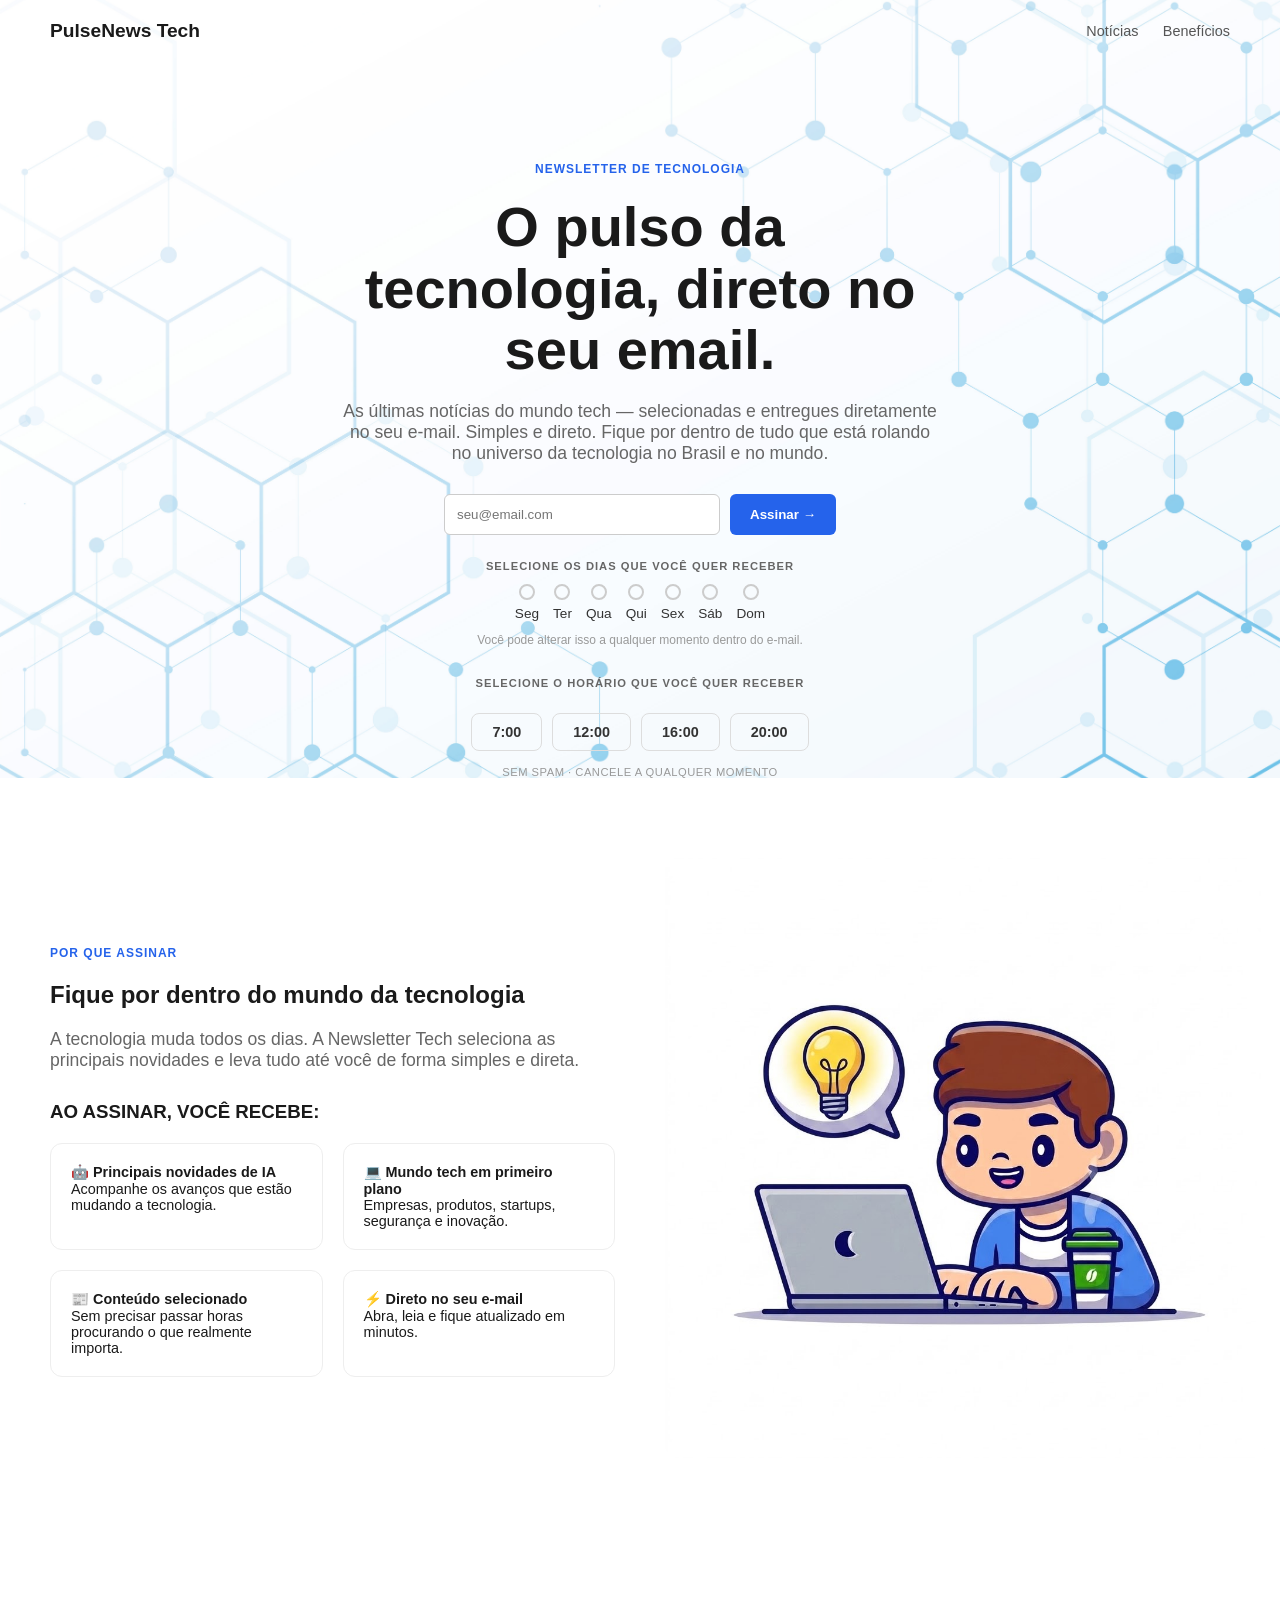
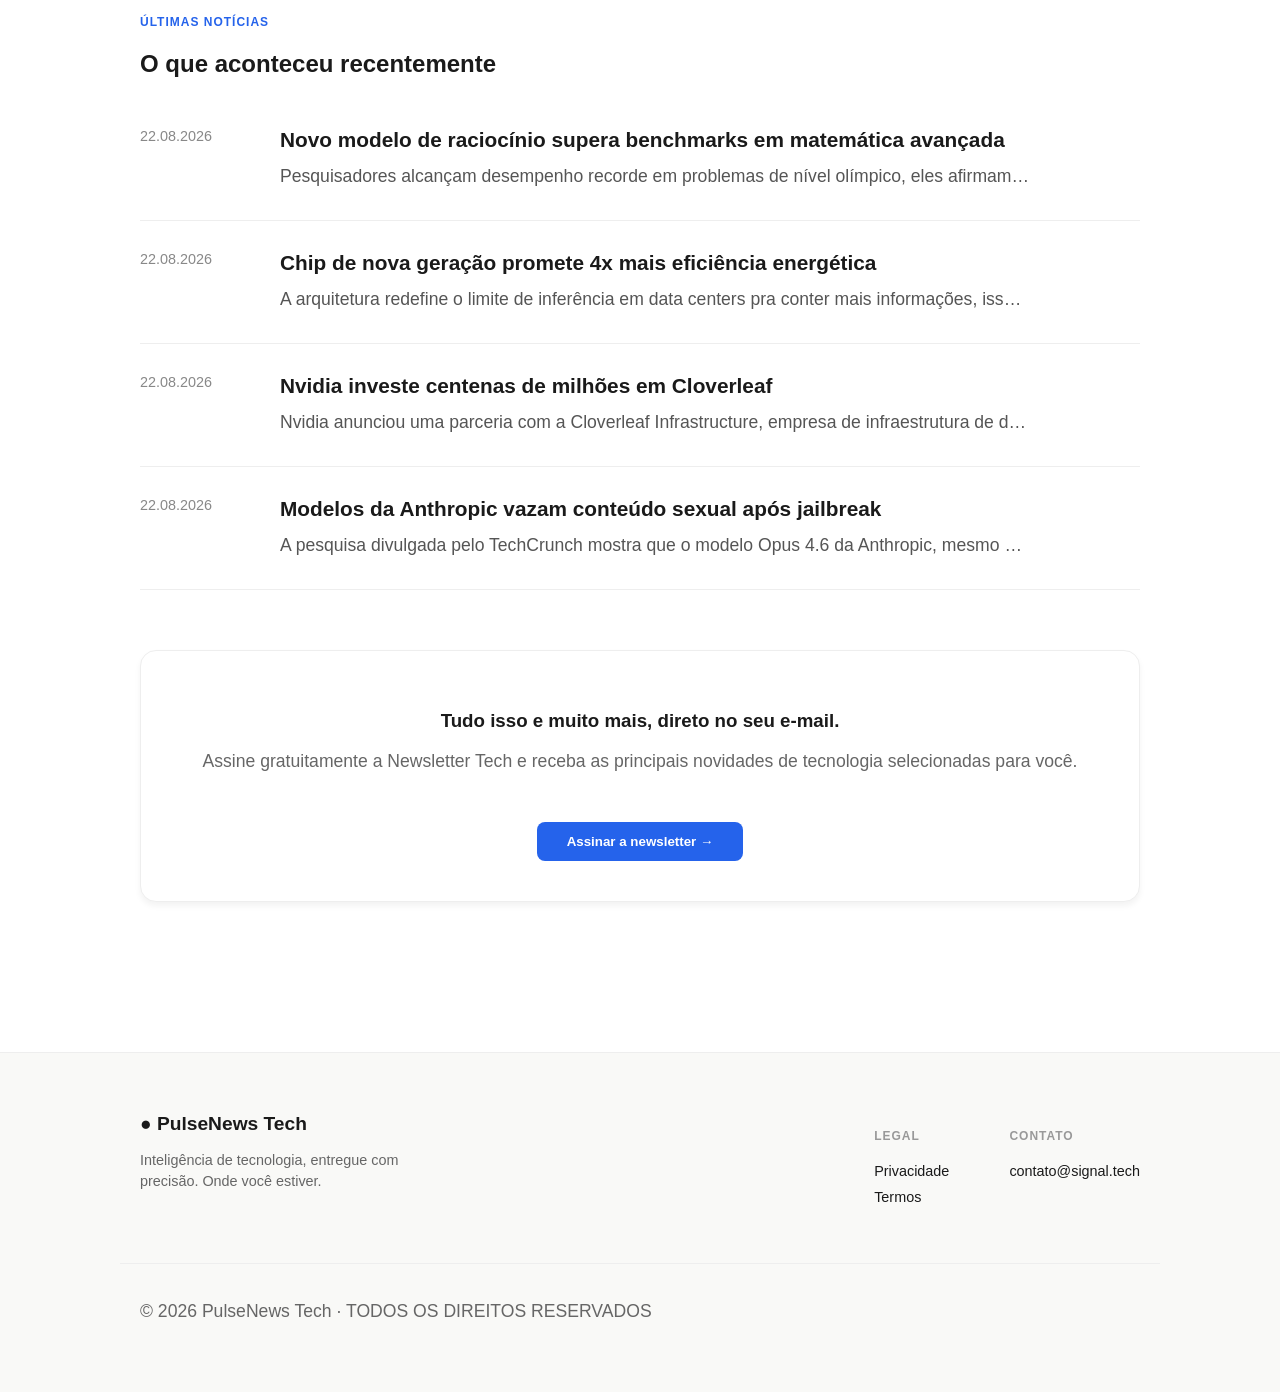
<file: index.html>
<!DOCTYPE html>
<html lang="pt-br">
<head>
    <meta charset="UTF-8">
    <meta name="viewport" content="width=device-width, initial-scale=1.0">
    <title>SIGNAL - Newsletter</title>
    <link rel="stylesheet" href="index.css">
</head>
<body>
    <header>
        <div class="logo">PulseNews Tech</div>
        <nav>
            <a href="#noticias">Notícias</a>
            <a href="#beneficios">Benefícios</a>
        </nav>
    </header>

    <main class="main-content">
        <div class="label">NEWSLETTER DE TECNOLOGIA</div>
        <h1>O pulso da tecnologia, direto no seu email.</h1>
        <p>As últimas notícias do mundo tech 
            — selecionadas e entregues diretamente no 
            seu e-mail. Simples e direto. 
            Fique por dentro de tudo que está rolando no universo da 
            tecnologia no Brasil e no mundo.</p>
        
<form id="newsletterForm">
    <input type="email" id="emailInput" placeholder="seu@email.com" required>
    <button type="submit">Assinar →</button>
</form>

<div class="days-selector">
    <span class="days-label">SELECIONE OS DIAS QUE VOCÊ QUER RECEBER</span>
    <div class="days-row">
        <div class="days-options">
            <label class="day-checkbox">
                <input type="checkbox" name="dias" value="seg">
                <span class="day-circle"></span>
                <span class="day-name">Seg</span>
            </label>
            <label class="day-checkbox">
                <input type="checkbox" name="dias" value="ter">
                <span class="day-circle"></span>
                <span class="day-name">Ter</span>
            </label>
            <label class="day-checkbox">
                <input type="checkbox" name="dias" value="qua">
                <span class="day-circle"></span>
                <span class="day-name">Qua</span>
            </label>
            <label class="day-checkbox">
                <input type="checkbox" name="dias" value="qui">
                <span class="day-circle"></span>
                <span class="day-name">Qui</span>
            </label>
            <label class="day-checkbox">
                <input type="checkbox" name="dias" value="sex">
                <span class="day-circle"></span>
                <span class="day-name">Sex</span>
            </label>
            <label class="day-checkbox">
                <input type="checkbox" name="dias" value="sab">
                <span class="day-circle"></span>
                <span class="day-name">Sáb</span>
            </label>
            <label class="day-checkbox">
                <input type="checkbox" name="dias" value="dom">
                <span class="day-circle"></span>
                <span class="day-name">Dom</span>
            </label>
        </div>

        <div class="days-warning" id="daysWarning">
            Você vai receber as notícias apenas nos dias selecionados. Não enviamos resumo dos outros dias.
        </div>
    </div>

    <div class="days-hint">Você pode alterar isso a qualquer momento dentro do e-mail.</div>

<div class="time-selector">
    <span class="days-label">SELECIONE O HORÁRIO QUE VOCÊ QUER RECEBER</span>
    <div class="time-row">
        <div class="time-options">
    <label class="time-option">
        <input type="radio" name="horario" value="07:00">
        <span class="time-pill">7:00</span>
    </label>
    <label class="time-option">
        <input type="radio" name="horario" value="12:00">
        <span class="time-pill">12:00</span>
    </label>
    <label class="time-option">
        <input type="radio" name="horario" value="16:00">
        <span class="time-pill">16:00</span>
    </label>
    <label class="time-option">
        <input type="radio" name="horario" value="20:00">
        <span class="time-pill">20:00</span>
    </label>
</div>

        <div class="time-warning" id="timeWarning">
            Será o horário de envio das notícias das últimas 24h, contando a partir do horário selecionado.
        </div>
    </div>
</div>
</div>

<div class="footer-text">SEM SPAM · CANCELE A QUALQUER MOMENTO</div>
    </main>

    <section id="beneficios">
  <!-- conteúdo da seção de notícias -->
</section>

    <section class="benefits-section">
    <div class="benefits-text">
        <span class="label">POR QUE ASSINAR</span>
        <h2>Fique por dentro do mundo da tecnologia</h2>
        <p>A tecnologia muda todos os dias. A Newsletter Tech seleciona as principais novidades e leva tudo até você de forma simples e direta.</p>
        
        <h3>AO ASSINAR, VOCÊ RECEBE:</h3>
        <div class="grid-cards">
            <div class="card">🤖 <strong>Principais novidades de IA</strong><br>Acompanhe os avanços que estão mudando a tecnologia.</div>
            <div class="card">💻 <strong>Mundo tech em primeiro plano</strong><br>Empresas, produtos, startups, segurança e inovação.</div>
            <div class="card">📰 <strong>Conteúdo selecionado</strong><br>Sem precisar passar horas procurando o que realmente importa.</div>
            <div class="card">⚡ <strong>Direto no seu e-mail</strong><br>Abra, leia e fique atualizado em minutos.</div>
        </div>
    </div>
    <div class="benefits-image">
        <img src="imagens/nova.jpg" alt="Ilustração">
    </div>
</section>

<section id="noticias">
  <!-- conteúdo da seção de notícias -->
</section>

<section class="news-section">
    <span class="label">ÚLTIMAS NOTÍCIAS</span>
    <h2>O que aconteceu recentemente</h2>

    <div class="news-list">
        <div class="news-item">
            <span class="date">22.08.2026</span>
            <div>
                <strong>Novo modelo de raciocínio supera benchmarks em matemática avançada</strong>
                <p>Pesquisadores alcançam desempenho recorde em problemas de nível olímpico, 
                    eles afirmam que isso pode influenciar nas ideias e que...</p>
            </div>
        </div>
        <!-- Repita o bloco .news-item para as outras notícias -->
        <div class="news-item">
            <span class="date">22.08.2026</span>
            <div>
                <strong>Chip de nova geração promete 4x mais eficiência energética</strong>
                <p>A arquitetura redefine o limite de inferência em data centers pra conter mais
                    informações, isso significa que talvez não era o que os cientistas esp...
                </p>
            </div>
        </div>
        <div class="news-item">
            <span class="date">22.08.2026</span>
            <div>
                <strong>Nvidia investe centenas de milhões em Cloverleaf</strong>
                <p>Nvidia anunciou uma parceria com a Cloverleaf Infrastructure, 
                    empresa de infraestrutura de data centers fundada
                </p>
            </div>
        </div>
                <div class="news-item">
            <span class="date">22.08.2026</span>
            <div>
                <strong>Modelos da Anthropic vazam conteúdo sexual após jailbreak</strong>
                <p>A pesquisa divulgada pelo TechCrunch mostra que o modelo Opus 4.6 
                    da Anthropic, mesmo sem necessidade de estímulo
                </p>
            </div>
        </div>
    </div>

    <div class="final-cta">
        <h3>Tudo isso e muito mais, direto no seu e-mail.</h3>
        <p>Assine gratuitamente a Newsletter Tech e receba as principais novidades de tecnologia selecionadas para você.</p>
        <button>Assinar a newsletter →</button>
    </div>
</section>
<footer class="footer">
    <div class="footer-content">
        <div class="footer-brand">
            <div class="logo">● PulseNews Tech</div>
            <p>Inteligência de tecnologia, entregue com precisão. Onde você estiver.</p>
        </div>
        
        <div class="footer-links">
            <div>
                <h4>LEGAL</h4>
                <a href="#">Privacidade</a>
                <a href="#">Termos</a>
            </div>
            <div>
                <h4>CONTATO</h4>
                <a href="mailto:contato@signal.tech">contato@signal.tech</a>
            </div>
        </div>
    </div>
    
    <div class="footer-bottom">
        <p>© 2026 PulseNews Tech · TODOS OS DIREITOS RESERVADOS</p>
    </div>
</footer>

    <script src="script.js"></script>
</body>
</html>
</file>
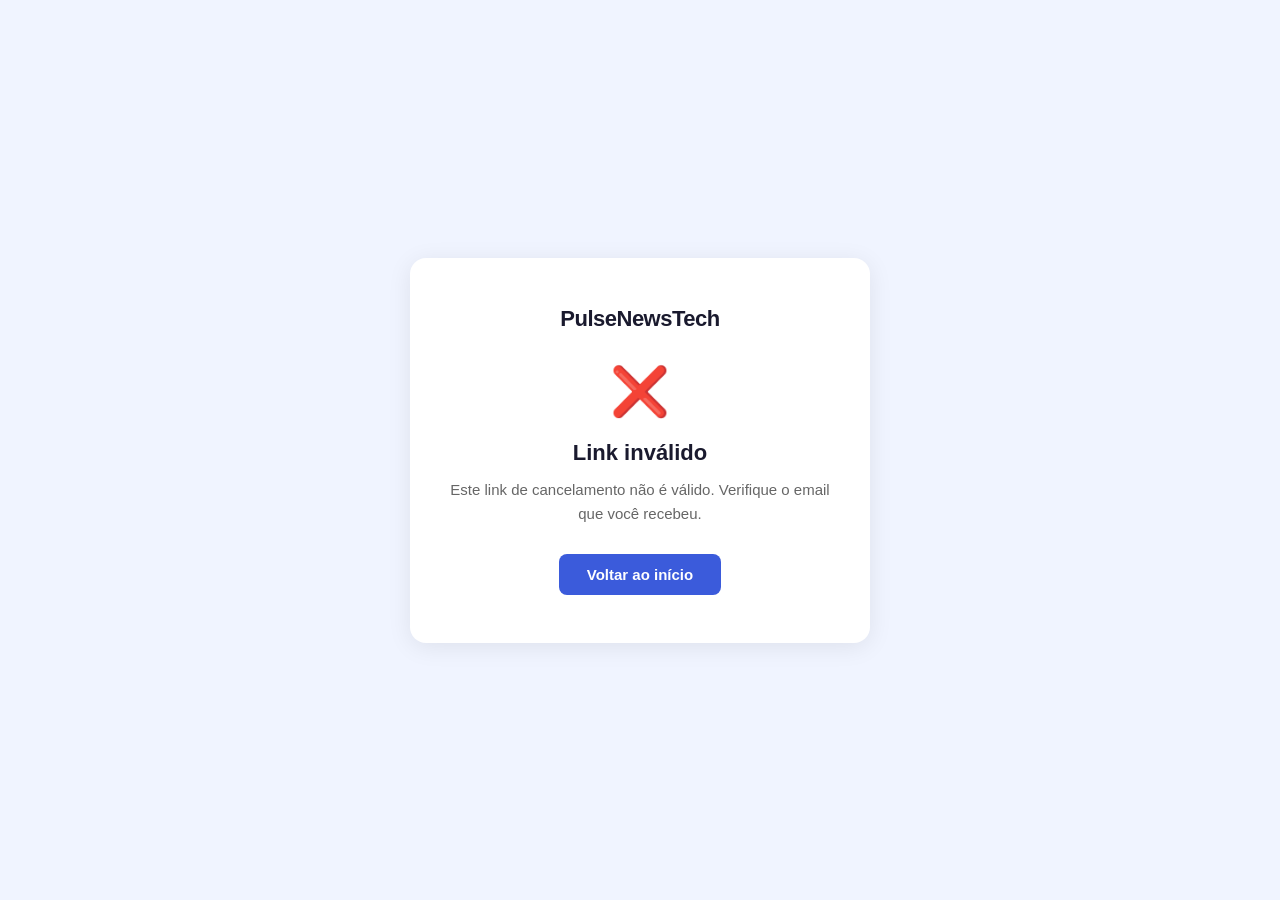
<file: cancelar.html>
<!DOCTYPE html>
<html lang="pt-BR">
<head>
  <meta charset="UTF-8">
  <meta name="viewport" content="width=device-width, initial-scale=1.0">
  <title>Cancelar inscrição - PulseTech</title>
  <style>
    * {
      margin: 0;
      padding: 0;
      box-sizing: border-box;
    }

    body {
      font-family: 'Segoe UI', Arial, sans-serif;
      background: #f0f4ff;
      min-height: 100vh;
      display: flex;
      flex-direction: column;
      align-items: center;
      justify-content: center;
      padding: 24px;
    }

    .card {
      background: white;
      border-radius: 16px;
      padding: 48px 40px;
      max-width: 460px;
      width: 100%;
      text-align: center;
      box-shadow: 0 4px 24px rgba(0, 0, 0, 0.08);
    }

    .logo {
      font-size: 22px;
      font-weight: 700;
      color: #1a1a2e;
      margin-bottom: 32px;
      letter-spacing: -0.5px;
    }

    .icone {
      font-size: 48px;
      margin-bottom: 20px;
    }

    h1 {
      font-size: 22px;
      color: #1a1a2e;
      margin-bottom: 12px;
      font-weight: 700;
    }

    p {
      font-size: 15px;
      color: #666;
      line-height: 1.6;
      margin-bottom: 28px;
    }

    .btn {
      display: inline-block;
      padding: 12px 28px;
      border-radius: 8px;
      font-size: 15px;
      font-weight: 600;
      text-decoration: none;
      cursor: pointer;
      border: none;
    }

    .btn-primary {
      background: #3b5bdb;
      color: white;
    }

    .btn-primary:hover {
      background: #2f4ac0;
    }

    .spinner {
      width: 40px;
      height: 40px;
      border: 4px solid #e0e0e0;
      border-top-color: #3b5bdb;
      border-radius: 50%;
      animation: spin 0.8s linear infinite;
      margin: 0 auto 20px;
    }

    @keyframes spin {
      to { transform: rotate(360deg); }
    }

    .estado-carregando .icone,
    .estado-carregando h1,
    .estado-carregando p,
    .estado-carregando .btn { display: none; }

    .estado-sucesso .spinner,
    .estado-erro .spinner { display: none; }

    .estado-sucesso .icone { content: '✅'; }
    .estado-erro .icone { content: '❌'; }
  </style>
</head>
<body>
  <div class="card">
    <div class="logo">PulseNewsTech</div>

    <div id="conteudo" class="estado-carregando">
      <div class="spinner"></div>
      <div class="icone" id="icone"></div>
      <h1 id="titulo"></h1>
      <p id="descricao">Processando sua solicitação...</p>
      <a href="index.html" class="btn btn-primary" id="botao" style="display:none">Voltar ao início</a>
    </div>
  </div>

  <script>
    const params = new URLSearchParams(window.location.search);
    const token = params.get('token');
    const conteudo = document.getElementById('conteudo');
    const icone = document.getElementById('icone');
    const titulo = document.getElementById('titulo');
    const descricao = document.getElementById('descricao');
    const botao = document.getElementById('botao');

    function mostrarResultado(sucesso, tituloTexto, descricaoTexto) {
      conteudo.className = sucesso ? 'estado-sucesso' : 'estado-erro';
      icone.textContent = sucesso ? '✅' : '❌';
      titulo.textContent = tituloTexto;
      descricao.textContent = descricaoTexto;
      botao.style.display = 'inline-block';
    }

    if (!token) {
      mostrarResultado(false, 'Link inválido', 'Este link de cancelamento não é válido. Verifique o email que você recebeu.');
    } else {
      fetch(`http://localhost:3000/cancelar?token=${token}`)
        .then(res => res.json().then(data => ({ ok: res.ok, data })))
        .then(({ ok, data }) => {
          if (ok) {
            mostrarResultado(true, 'Inscrição cancelada', 'Você foi removido da nossa lista. Sentiremos sua falta! Pode se inscrever novamente a qualquer momento.');
          } else {
            mostrarResultado(false, 'Link já utilizado', data.mensagem || 'Este link já foi usado ou é inválido.');
          }
        })
        .catch(() => {
          mostrarResultado(false, 'Erro inesperado', 'Não foi possível processar sua solicitação. Tente novamente em instantes.');
        });
    }
  </script>
</body>
</html>
</file>
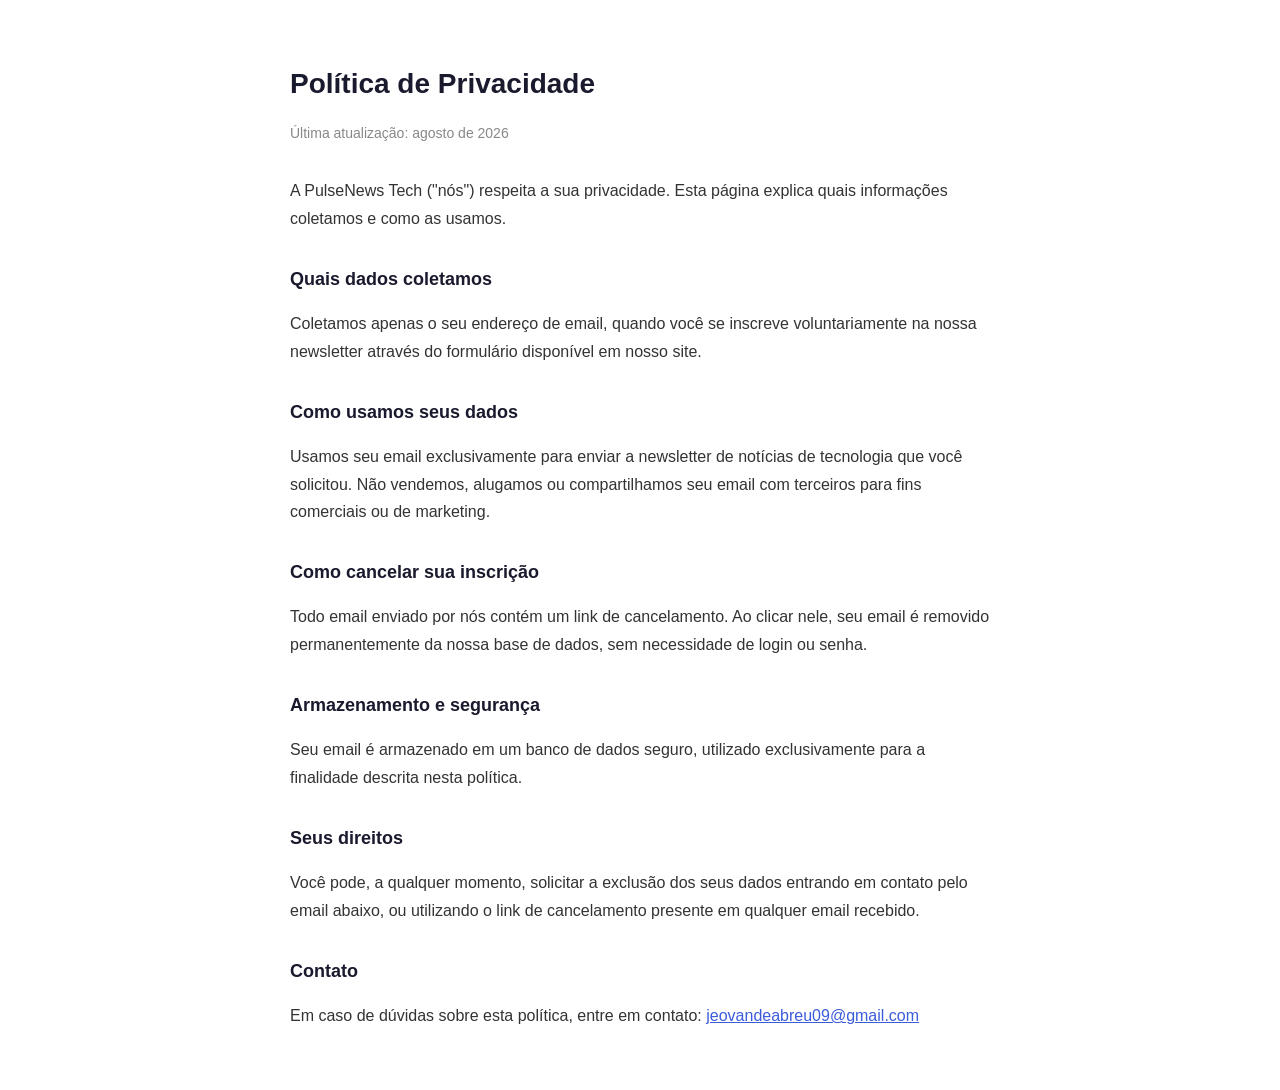
<file: privacidade.html>
<!DOCTYPE html>
<html lang="pt-BR">
<head>
  <meta charset="UTF-8">
  <meta name="viewport" content="width=device-width, initial-scale=1.0">
  <title>Política de Privacidade - PulseNews Tech</title>
  <style>
    body {
      font-family: 'Segoe UI', Arial, sans-serif;
      max-width: 700px;
      margin: 60px auto;
      padding: 0 24px;
      color: #333;
      line-height: 1.7;
    }
    h1 {
      color: #1a1a2e;
      font-size: 28px;
      margin-bottom: 8px;
    }
    .atualizado {
      color: #888;
      font-size: 14px;
      margin-bottom: 32px;
    }
    h2 {
      color: #1a1a2e;
      font-size: 18px;
      margin-top: 32px;
      margin-bottom: 8px;
    }
    a {
      color: #3b5bdb;
    }
  </style>
</head>
<body>
  <h1>Política de Privacidade</h1>
  <p class="atualizado">Última atualização: agosto de 2026</p>

  <p>A PulseNews Tech ("nós") respeita a sua privacidade. Esta página explica quais informações coletamos e como as usamos.</p>

  <h2>Quais dados coletamos</h2>
  <p>Coletamos apenas o seu endereço de email, quando você se inscreve voluntariamente na nossa newsletter através do formulário disponível em nosso site.</p>

  <h2>Como usamos seus dados</h2>
  <p>Usamos seu email exclusivamente para enviar a newsletter de notícias de tecnologia que você solicitou. Não vendemos, alugamos ou compartilhamos seu email com terceiros para fins comerciais ou de marketing.</p>

  <h2>Como cancelar sua inscrição</h2>
  <p>Todo email enviado por nós contém um link de cancelamento. Ao clicar nele, seu email é removido permanentemente da nossa base de dados, sem necessidade de login ou senha.</p>

  <h2>Armazenamento e segurança</h2>
  <p>Seu email é armazenado em um banco de dados seguro, utilizado exclusivamente para a finalidade descrita nesta política.</p>

  <h2>Seus direitos</h2>
  <p>Você pode, a qualquer momento, solicitar a exclusão dos seus dados entrando em contato pelo email abaixo, ou utilizando o link de cancelamento presente em qualquer email recebido.</p>

  <h2>Contato</h2>
  <p>Em caso de dúvidas sobre esta política, entre em contato: <a href="mailto:jeovandeabreu09@gmail.com">jeovandeabreu09@gmail.com</a></p>
</body>
</html>
</file>
<file: index.css>
body {
    margin: 0;
    font-family: -apple-system, BlinkMacSystemFont, "Segoe UI", Roboto, Helvetica, Arial, sans-serif;
    
    /* Configurações do GIF de fundo */
    background-image: url('imagens/fundo.jpg'); /* Substitua pelo nome exato do seu arquivo */
    background-size: cover;             /* Faz o GIF cobrir toda a tela */
    background-position: center;        /* Centraliza o GIF */
    background-repeat: no-repeat;       /* Não repete a imagem */
    background-attachment: fixed;       /* O fundo fica parado ao rolar a página */
    
    color: #1a1a1a;
    display: flex;
    flex-direction: column;
    align-items: center;
    min-height: 100vh;
}


header {
    width: 100%;
    padding: 20px 50px;
    display: flex;
    justify-content: space-between;
    align-items: center;
    box-sizing: border-box;
}

.logo { font-weight: bold; font-size: 1.2rem; }

nav a { margin-left: 20px; text-decoration: none; color: #555; font-size: 0.9rem; }

.main-content {
    text-align: center;
    margin-top: 100px;
    max-width: 600px;
    padding: 0 20px;
}

.label { color: #2563eb; font-size: 0.75rem; letter-spacing: 1px; font-weight: bold; margin-bottom: 20px; }
h1 { font-size: 3.5rem; line-height: 1.1; margin: 20px 0; }
p { color: #666; font-size: 1.1rem; margin-bottom: 30px; }

form { display: flex; gap: 10px; justify-content: center; }
input { padding: 12px; border: 1px solid #ccc; border-radius: 6px; width: 250px; }
button { background: #2563eb; color: white; border: none; padding: 12px 20px; border-radius: 6px; cursor: pointer; font-weight: bold; }

.footer-text { margin-top: 15px; font-size: 0.7rem; color: #999; letter-spacing: 0.5px; }

.benefits-section {
    display: flex;
    padding: 80px 50px;
    gap: 50px;
    align-items: center;
    background: #fff;
}

.benefits-text { flex: 1; }
.grid-cards {
    display: grid;
    grid-template-columns: 1fr 1fr;
    gap: 20px;
    margin-top: 20px;
}

.card {
    padding: 20px;
    border: 1px solid #eee;
    border-radius: 12px;
    font-size: 0.9rem;
}

.benefits-image {
    flex: 1;
    text-align: center;
    position: relative;
}

.benefits-image img { width: 100%; border-radius: 20px; }

/* Ajuste simples para os badges (você pode posicionar com absolute se preferir) */
.badge { background: #f0f0f0; padding: 5px 10px; border-radius: 5px; display: inline-block; margin-top: 10px; }

.benefits-image img {
    width: 400%;
    max-width: 600px;   /* Limita o tamanho máximo da imagem */
    border-radius: 15px;
}

.news-section {
    /* Aumentei de 800px para 1000px para ocupar mais espaço lateral */
    max-width: 1000px; 
    width: 90%; /* Garante que ela seja responsiva */
    margin: 50px auto;
    padding: 20px;
}

.news-item {
    display: flex;
    gap: 40px; 
    padding: 30px 0;
    border-bottom: 1px solid #eee;
    align-items: flex-start;
}

.date { 
    color: #888; 
    font-size: 0.9rem; 
    min-width: 100px; /* Um pouco mais de espaço para a data */
}

.news-item strong {
    font-size: 1.3rem; /* Título um pouco maior */
    display: block;
    margin-bottom: 10px;
    color: #1a1a1a;
}

.news-item p {
    font-size: 1.1rem; /* Texto da descrição maior */
    color: #555;
    line-height: 1.6;
    margin: 0;
    
    /* Regras para o efeito de reticências (...) */
    white-space: nowrap;      /* Mantém em uma linha */
    overflow: hidden;         /* Esconde o excesso */
    text-overflow: ellipsis;  /* Adiciona os ... */
    max-width: 750px;         /* Define a largura máxima do texto */
}


.final-cta {
    margin-top: 60px;
    padding: 40px;
    border: 1px solid #eee;
    border-radius: 16px;
    text-align: center;
    background: #fff;
    box-shadow: 0 4px 6px rgba(0,0,0,0.05);
}

.final-cta button {
    margin-top: 20px;
    background: #2563eb;
    color: white;
    padding: 12px 30px;
    border: none;
    border-radius: 8px;
    cursor: pointer;
}

.footer {
    width: 100%;
    background: #f9f9f7; /* Cor de fundo suave */
    padding: 60px 0 20px 0;
    margin-top: 80px;
    border-top: 1px solid #eee;
}

.footer-content {
    max-width: 1000px;
    margin: 0 auto;
    display: flex;
    justify-content: space-between;
    padding: 0 20px;
}

.footer-brand { max-width: 300px; }
.footer-brand .logo { margin-bottom: 15px; color: #1a1a1a; }
.footer-brand p { font-size: 0.9rem; color: #666; line-height: 1.5; }

.footer-links {
    display: flex;
    gap: 60px;
}

.footer-links h4 {
    font-size: 0.75rem;
    letter-spacing: 1px;
    color: #999;
    margin-bottom: 20px;
}

.footer-links a {
    display: block;
    color: #1a1a1a;
    text-decoration: none;
    font-size: 0.9rem;
    margin-bottom: 10px;
}

.footer-bottom {
    max-width: 1000px;
    margin: 40px auto 0;
    padding: 20px;
    border-top: 1px solid #eee;
    font-size: 0.75rem;
    color: #999;
}

html {
  scroll-behavior: smooth;
}

.days-selector {
    margin-top: 25px;
    text-align: center;
}

.days-label {
    display: block;
    color: #666;
    font-size: 0.7rem;
    letter-spacing: 1px;
    font-weight: bold;
    margin-bottom: 12px;
}

.days-options {
    display: flex;
    justify-content: center;
    gap: 14px;
    flex-wrap: wrap;
}

.day-checkbox {
    display: flex;
    flex-direction: column;
    align-items: center;
    gap: 6px;
    cursor: pointer;
    font-size: 0.85rem;
    color: #333;
}

.day-checkbox input {
    display: none;
}

.day-circle {
    width: 16px;
    height: 16px;
    border: 2px solid #ccc;
    border-radius: 50%;
    display: inline-block;
    box-sizing: border-box;
    position: relative;
    transition: all 0.2s ease;
}

.day-checkbox input:checked + .day-circle {
    border-color: #2563eb;
    background: #2563eb;
}

.day-checkbox input:checked + .day-circle::after {
    content: "";
    position: absolute;
    top: 3px;
    left: 3px;
    width: 6px;
    height: 6px;
    background: white;
    border-radius: 50%;
}

.days-hint {
    margin-top: 12px;
    font-size: 0.75rem;
    color: #999;
}

.days-row {
    position: relative;
    display: inline-flex;
    justify-content: center;
}

.days-warning {
    position: absolute;
    top: 50%;
    left: 100%;
    transform: translateY(-50%);
    margin-left: 80px;
    padding: 10px 16px;
    background: #eff6ff;
    color: #2563eb;
    border-radius: 8px;
    font-size: 0.8rem;
    width: 260px;
    text-align: left;
    display: none;
}

.days-warning.visible {
    display: inline-block;
}

.days-warning.visible {
    display: inline-block;
}

.time-selector {
    margin-top: 30px;
    text-align: center;
}

.time-options {
    display: flex;
    justify-content: center;
    gap: 10px;
    flex-wrap: wrap;
    margin-top: 12px;
}

.time-option input {
    display: none;
}

.time-pill {
    display: inline-block;
    padding: 10px 20px;
    border: 1px solid #ddd;
    border-radius: 8px;
    font-weight: bold;
    font-size: 0.9rem;
    color: #333;
    cursor: pointer;
    transition: all 0.2s ease;
}

.time-option input:checked + .time-pill {
    background: #2563eb;
    border-color: #2563eb;
    color: white;
}

.time-row {
    position: relative;
    display: inline-flex;
    justify-content: center;
}

.time-warning {
    position: absolute;
    top: 50%;
    left: 100%;
    transform: translateY(-50%);
    margin-left: 30px;
    padding: 10px 16px;
    background: #eff6ff;
    color: #2563eb;
    border-radius: 8px;
    font-size: 0.8rem;
    width: 260px;
    text-align: left;
    display: none;
}

.time-warning.visible {
    display: inline-block;
}
</file>
